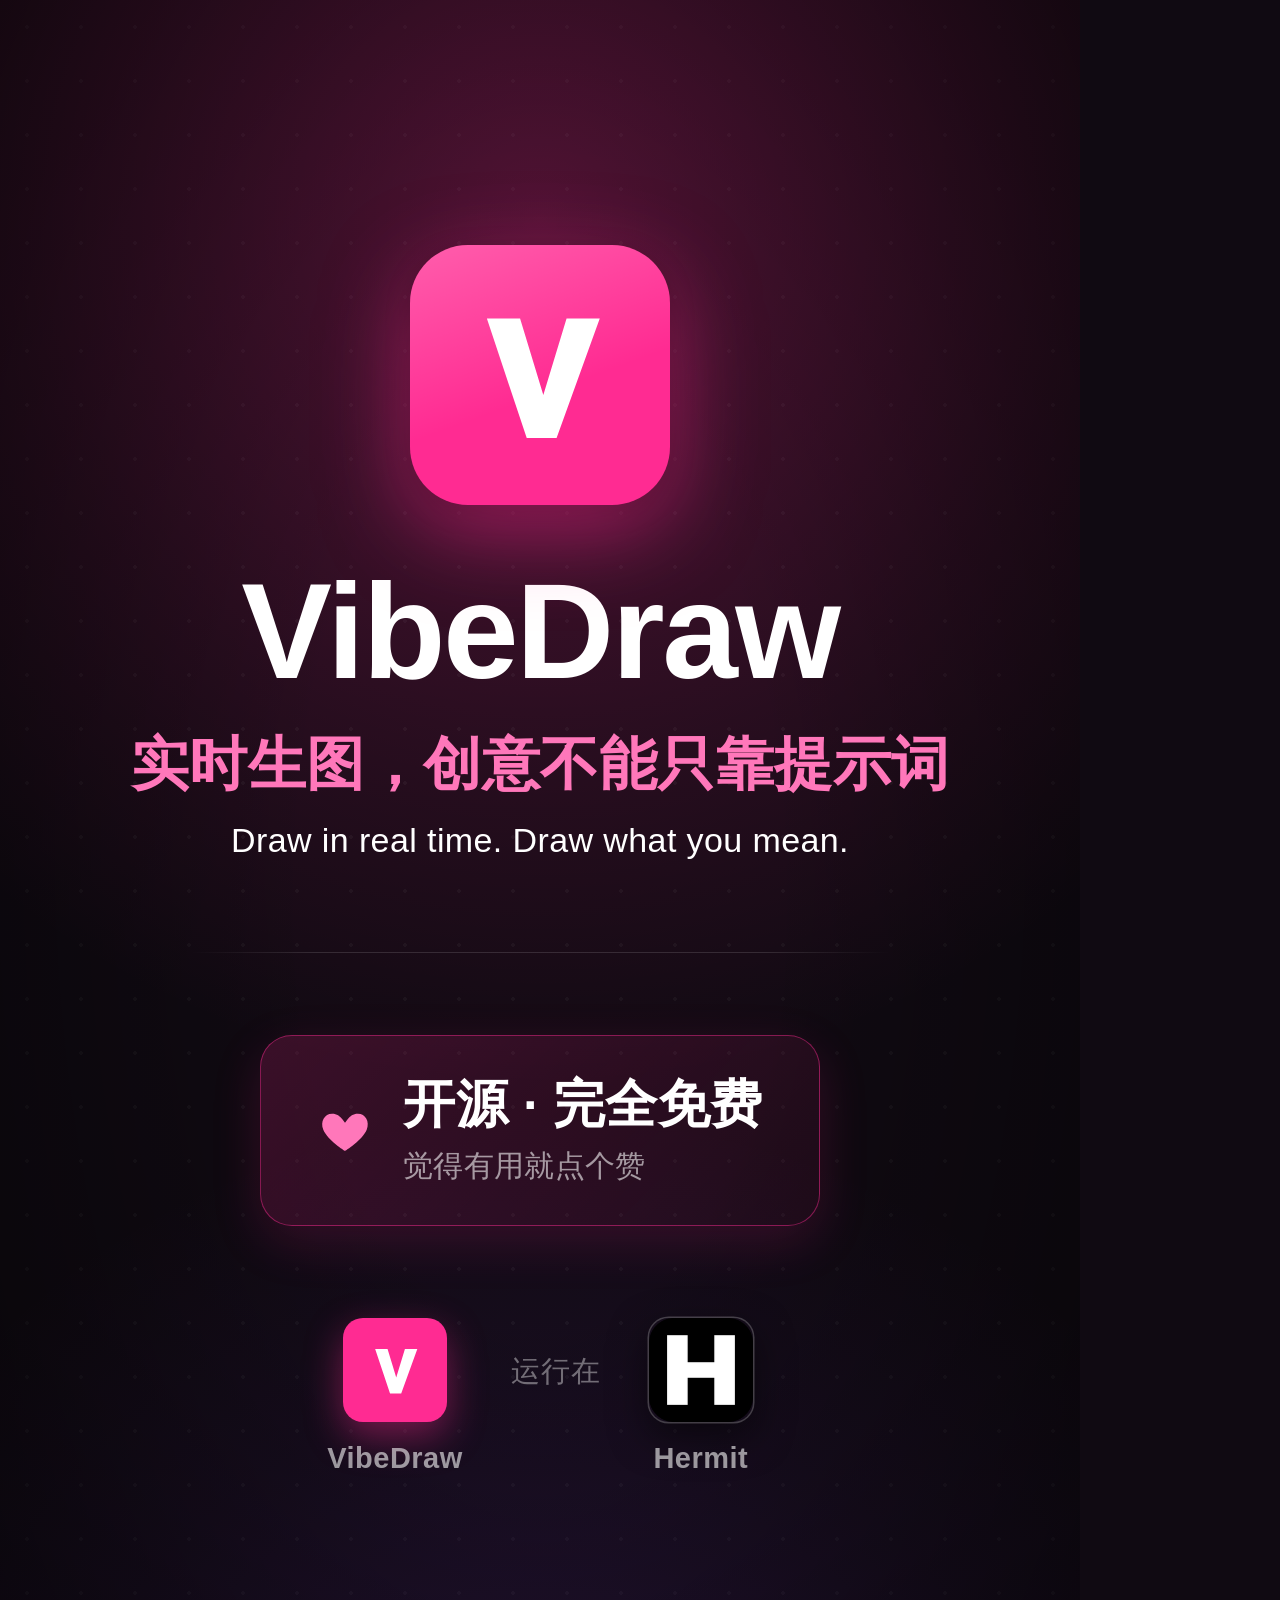
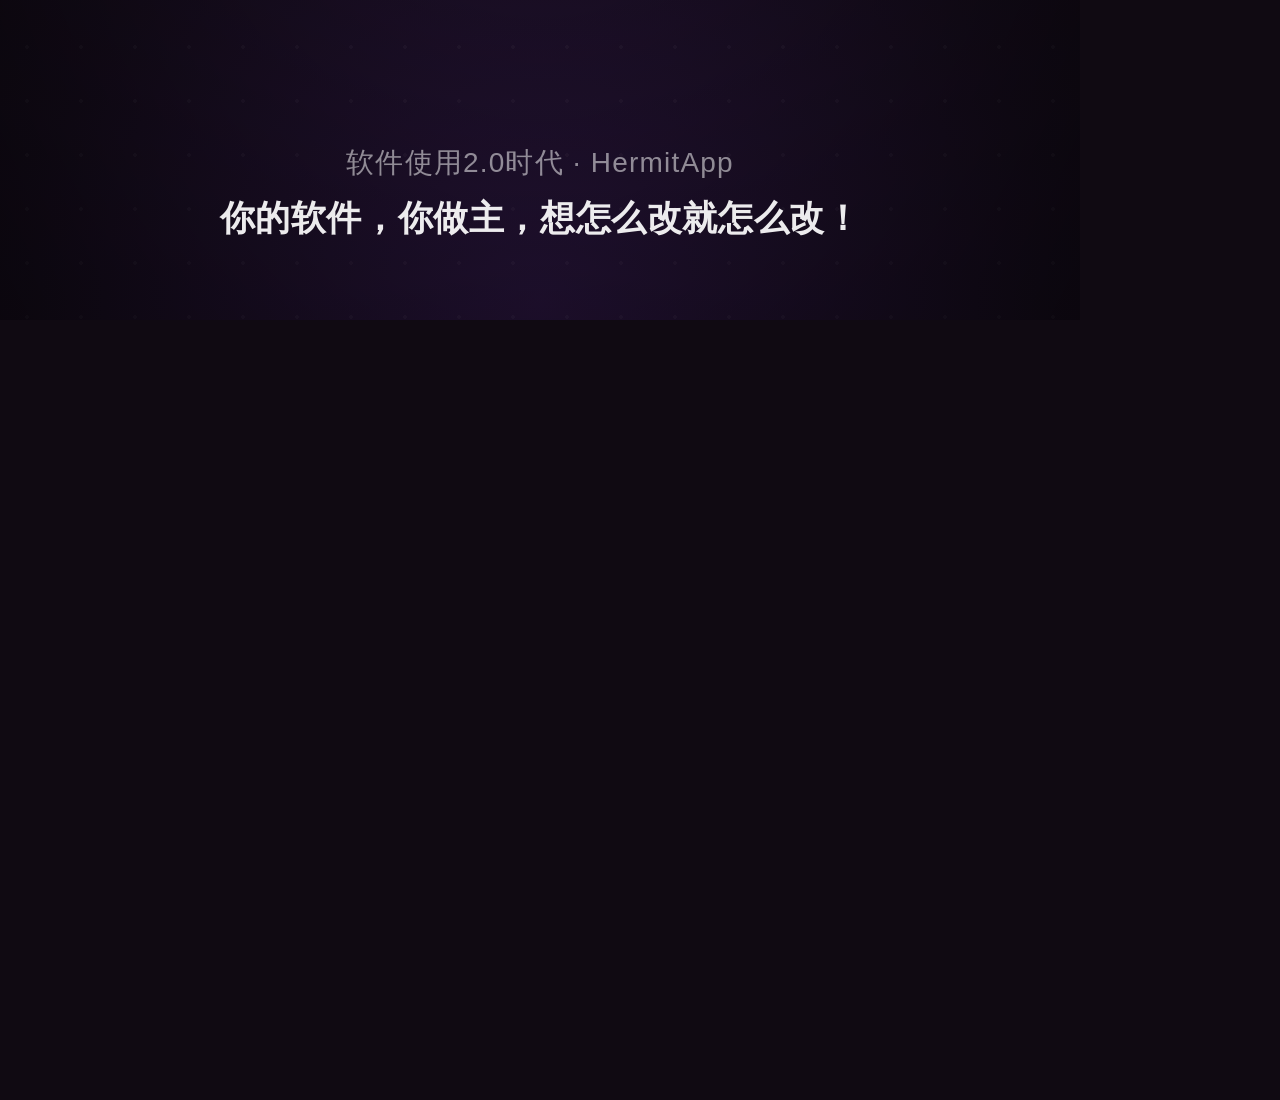
<file: docs/assets/endcard/endcard-1080x1920.html>
<!DOCTYPE html>
<html lang="zh-CN">
<head>
<meta charset="utf-8">
<title>VibeDraw 片尾卡 1080x1920</title>
<style>
  :root{
    --app:#ff2b92;            /* VibeDraw 主色 (官网 styles.css --app) */
    --app-soft:#ff77ba;
    --ink:#ffffff;
    --dim:rgba(255,255,255,.58);
    --line:rgba(255,255,255,.13);
    --bg:#100a12;
  }
  *{margin:0;padding:0;box-sizing:border-box;}
  html,body{width:1080px;height:1920px;overflow:hidden;}
  body{
    background:var(--bg);
    font-family:"PingFang SC","Hiragino Sans GB","Microsoft YaHei",-apple-system,sans-serif;
    color:var(--ink);position:relative;-webkit-font-smoothing:antialiased;
  }

  /* ---------- 背景: 只有无边界光晕, 不放有形状的水印 ---------- */
  .glow-a,.glow-b,.dots,.vign{position:absolute;pointer-events:none;}
  .glow-a{width:1800px;height:1800px;left:-360px;top:-680px;border-radius:50%;
    background:radial-gradient(circle,rgba(255,43,146,.30) 0%,rgba(255,43,146,.10) 42%,rgba(255,43,146,0) 68%);}
  .glow-b{width:1600px;height:1600px;left:-260px;bottom:-780px;border-radius:50%;
    background:radial-gradient(circle,rgba(130,60,220,.20) 0%,rgba(130,60,220,.06) 45%,rgba(130,60,220,0) 70%);}
  .dots{inset:0;background-image:radial-gradient(rgba(255,255,255,.07) 1.6px,transparent 1.6px);
    background-size:54px 54px;opacity:.5;}
  .vign{inset:0;background:radial-gradient(ellipse at 50% 44%,rgba(0,0,0,0) 30%,rgba(0,0,0,.52) 100%);}

  /* padding-bottom 留出页脚高度 ⇒ 主体在"页脚以上"的区域里真正居中 */
  .stage{position:relative;height:100%;display:flex;flex-direction:column;
    align-items:center;justify-content:center;padding:0 92px 200px;}

  /* ---------- 主品牌标 ---------- */
  .mark{width:260px;height:260px;border-radius:58px;background:var(--app);
    display:flex;align-items:center;justify-content:center;position:relative;overflow:hidden;
    box-shadow:0 26px 84px rgba(255,43,146,.5),0 6px 22px rgba(0,0,0,.42);}
  .mark::after{content:"";position:absolute;inset:0;
    background:linear-gradient(160deg,rgba(255,255,255,.24),rgba(255,255,255,0) 56%);}
  .mark svg{width:166px;height:166px;display:block;position:relative;}

  .word{margin-top:58px;font-size:136px;font-weight:800;letter-spacing:-2.5px;line-height:1;}
  .tag{margin-top:30px;font-size:58px;font-weight:600;color:var(--app-soft);letter-spacing:.5px;line-height:1.2;white-space:nowrap;}
  /* 英文副标: 白色 + 标准粗细 */
  .tag-en{margin-top:22px;font-size:34px;font-weight:400;color:#ffffff;letter-spacing:.4px;}

  .rule{margin-top:92px;width:700px;height:1px;
    background:linear-gradient(90deg,rgba(255,255,255,0),var(--line) 18%,var(--line) 82%,rgba(255,255,255,0));}

  /* ---------- CTA (安全版: 只讲站内动作) ---------- */
  .cta{margin-top:82px;display:flex;align-items:center;gap:30px;
    padding:38px 56px;border-radius:32px;
    background:linear-gradient(135deg,rgba(255,43,146,.18),rgba(255,43,146,.06));
    border:1.5px solid rgba(255,43,146,.46);box-shadow:0 16px 50px rgba(255,43,146,.15);}
  .cta svg{width:56px;height:56px;flex:0 0 auto;}
  .cta-main{font-size:52px;font-weight:700;letter-spacing:.5px;line-height:1.16;}
  .cta-sub{margin-top:12px;font-size:30px;font-weight:400;color:var(--dim);letter-spacing:.3px;}

  /* ---------- "运行在" 双 logo lockup ---------- */
  .lockup{margin-top:92px;display:flex;align-items:center;gap:48px;}
  .lk{display:flex;flex-direction:column;align-items:center;gap:20px;}
  .lk-ico{width:104px;height:104px;border-radius:20px;display:flex;align-items:center;justify-content:center;}
  .lk-ico.v{background:var(--app);box-shadow:0 14px 38px rgba(255,43,146,.42);}
  .lk-ico.v svg{width:62px;height:62px;display:block;}
  /* Hermit 用官方图标本体(黑方 + 白 H); 深底上加一道极淡描边让方块轮廓读出来 */
  .lk-ico.h img{width:104px;height:104px;display:block;border-radius:19.6px;
    box-shadow:0 0 0 1.5px rgba(255,255,255,.22),0 14px 38px rgba(0,0,0,.5);}
  .lk-name{font-size:29px;font-weight:600;color:var(--dim);letter-spacing:.5px;}
  .lk-mid{font-size:29px;font-weight:500;color:rgba(255,255,255,.40);letter-spacing:1px;padding-bottom:49px;}

  /* ---------- 页脚两行 ---------- */
  .foot{position:absolute;left:0;right:0;bottom:78px;text-align:center;}
  .f1{font-size:28px;font-weight:500;color:rgba(255,255,255,.52);letter-spacing:1.2px;}
  .f2{margin-top:13px;font-size:35px;font-weight:600;color:rgba(255,255,255,.92);letter-spacing:.6px;}
</style>
</head>
<body>
  <div class="glow-a"></div>
  <div class="glow-b"></div>
  <div class="dots"></div>
  <div class="vign"></div>

  <div class="stage">
    <!-- 主品牌标 -->
    <div class="mark">
      <svg viewBox="0 0 100 100" aria-label="VibeDraw">
        <path d="M18 16 H38 L52 62 L66 16 H86 L60 88 H42 Z" fill="#ffffff"/>
      </svg>
    </div>

    <div class="word">VibeDraw</div>
    <div class="tag">实时生图，创意不能只靠提示词</div>
    <div class="tag-en">Draw in real time. Draw what you mean.</div>

    <div class="rule"></div>

    <!-- CTA: 站内动作, 不放任何站外信息 -->
    <div class="cta">
      <svg viewBox="0 0 24 24" aria-hidden="true">
        <path d="M12 21s-7.5-4.7-9.3-9.1C1.3 8.3 3.2 5 6.5 5c2 0 3.4 1.1 4.2 2.2l1.3 1.7 1.3-1.7C14.1 6.1 15.5 5 17.5 5c3.3 0 5.2 3.3 3.8 6.9C19.5 16.3 12 21 12 21z"
              fill="#ff77ba"/>
      </svg>
      <div>
        <div class="cta-main">开源 · 完全免费</div>
        <div class="cta-sub">觉得有用就点个赞</div>
      </div>
    </div>

    <!-- VibeDraw 运行在 Hermit 里 -->
    <div class="lockup">
      <div class="lk">
        <div class="lk-ico v">
          <svg viewBox="0 0 100 100"><path d="M18 16 H38 L52 62 L66 16 H86 L60 88 H42 Z" fill="#ffffff"/></svg>
        </div>
        <div class="lk-name">VibeDraw</div>
      </div>
      <div class="lk-mid">运行在</div>
      <div class="lk">
        <div class="lk-ico h"><img src="[data-uri]" alt="Hermit"></div>
        <div class="lk-name">Hermit</div>
      </div>
    </div>
  </div>

  <div class="foot">
    <div class="f1">软件使用2.0时代 · HermitApp</div>
    <div class="f2">你的软件，你做主，想怎么改就怎么改！</div>
  </div>
</body>
</html>
</file>
